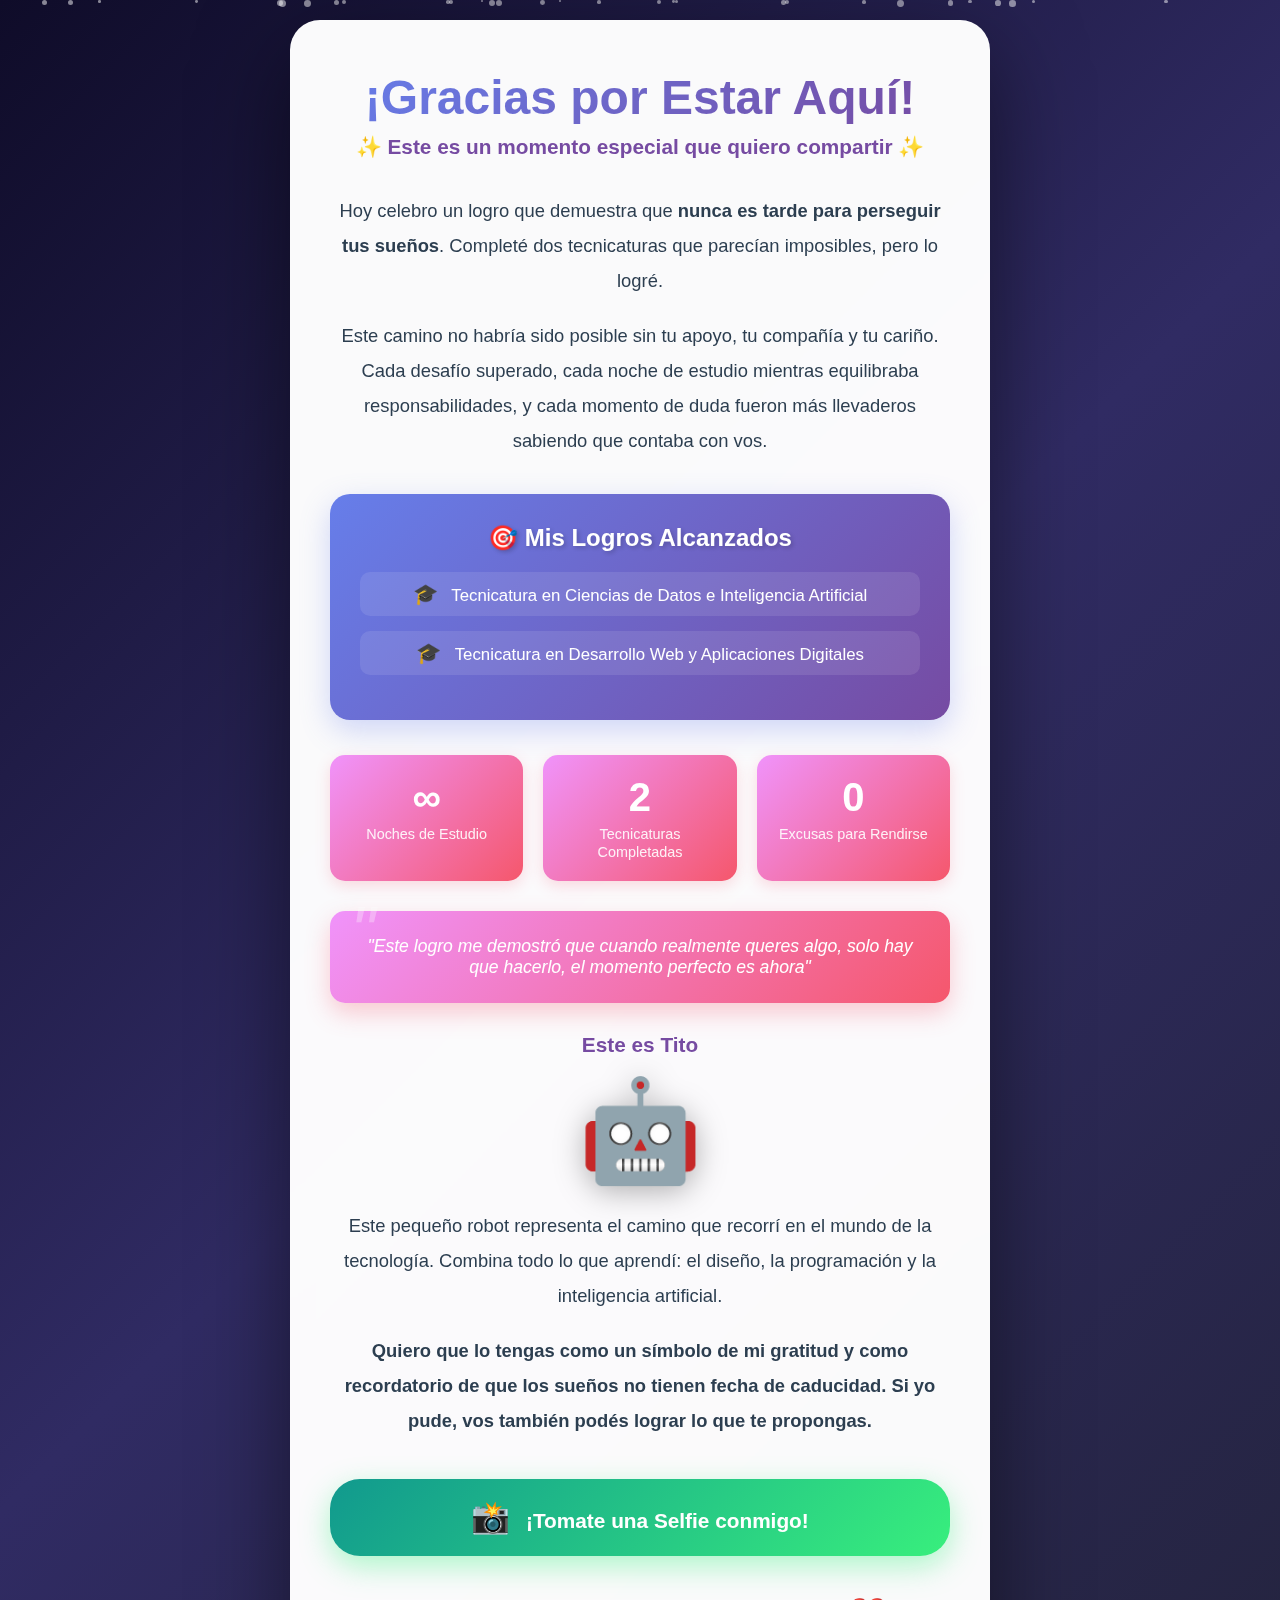
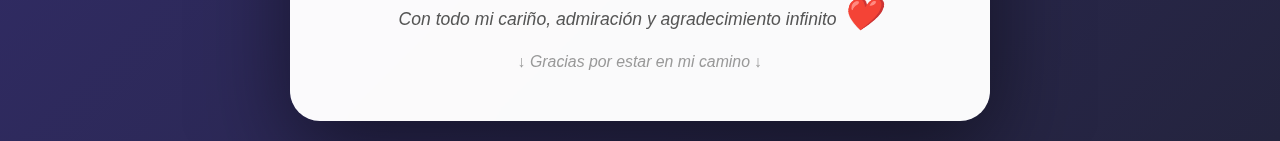
<file: index.html>
<!DOCTYPE html>
<html lang="es">
<head>
    <meta charset="UTF-8">
    <meta name="viewport" content="width=device-width, initial-scale=1.0">
    <title>¡Gracias por Acompañarme!</title>
    <style>
        * {
            margin: 0;
            padding: 0;
            box-sizing: border-box;
        }

        body {
            font-family: 'Segoe UI', Tahoma, Geneva, Verdana, sans-serif;
            background: #0f0c29;
            background: linear-gradient(135deg, #0f0c29 0%, #302b63 50%, #24243e 100%);
            min-height: 100vh;
            display: flex;
            justify-content: center;
            align-items: center;
            padding: 20px;
            overflow-x: hidden;
            position: relative;
        }

        /* Partículas flotantes de fondo */
        .particles {
            position: fixed;
            top: 0;
            left: 0;
            width: 100%;
            height: 100%;
            pointer-events: none;
            z-index: 1;
        }

        .particle {
            position: absolute;
            background: rgba(255, 255, 255, 0.5);
            border-radius: 50%;
            animation: float-particle 15s infinite;
        }

        @keyframes float-particle {
            0%, 100% {
                transform: translateY(0) translateX(0) scale(1);
                opacity: 0;
            }
            10% {
                opacity: 1;
            }
            90% {
                opacity: 1;
            }
            100% {
                transform: translateY(-100vh) translateX(100px) scale(0);
                opacity: 0;
            }
        }

        .container {
            background: rgba(255, 255, 255, 0.98);
            border-radius: 30px;
            padding: 50px 40px;
            max-width: 700px;
            width: 100%;
            box-shadow: 0 30px 90px rgba(0, 0, 0, 0.5);
            animation: fadeIn 1.2s ease-out;
            position: relative;
            z-index: 10;
            backdrop-filter: blur(10px);
        }

        @keyframes fadeIn {
            from {
                opacity: 0;
                transform: translateY(50px) scale(0.95);
            }
            to {
                opacity: 1;
                transform: translateY(0) scale(1);
            }
        }

        .confetti {
            position: absolute;
            top: -10px;
            width: 10px;
            height: 10px;
            background: #f39c12;
            animation: confetti-fall 3s linear infinite;
        }

        @keyframes confetti-fall {
            to {
                transform: translateY(110vh) rotate(360deg);
                opacity: 0;
            }
        }

        .robot-icon {
            font-size: 100px;
            text-align: center;
            margin-bottom: 20px;
            animation: float 3s ease-in-out infinite;
            filter: drop-shadow(0 5px 15px rgba(0, 0, 0, 0.3));
            cursor: pointer;
            transition: transform 0.3s ease;
        }

        .robot-icon:hover {
            transform: scale(1.1) rotate(5deg);
        }

        @keyframes float {
            0%, 100% {
                transform: translateY(0px) rotate(0deg);
            }
            50% {
                transform: translateY(-15px) rotate(5deg);
            }
        }

        .robot-name {
            text-align: center;
            color: #764ba2;
            font-size: 1.3em;
            font-weight: 600;
            margin-bottom: 15px;
        }

        h1 {
            background: linear-gradient(135deg, #667eea 0%, #764ba2 100%);
            -webkit-background-clip: text;
            -webkit-text-fill-color: transparent;
            background-clip: text;
            text-align: center;
            font-size: 3em;
            margin-bottom: 10px;
            font-weight: 800;
            animation: titleGlow 2s ease-in-out infinite;
        }

        @keyframes titleGlow {
            0%, 100% {
                filter: drop-shadow(0 0 10px rgba(102, 126, 234, 0.3));
            }
            50% {
                filter: drop-shadow(0 0 20px rgba(118, 75, 162, 0.5));
            }
        }

        .subtitle {
            color: #764ba2;
            text-align: center;
            font-size: 1.3em;
            margin-bottom: 35px;
            font-weight: 600;
        }

        .sparkle {
            display: inline-block;
            animation: sparkle 1.5s ease-in-out infinite;
        }

        @keyframes sparkle {
            0%, 100% {
                opacity: 1;
                transform: scale(1) rotate(0deg);
            }
            50% {
                opacity: 0.7;
                transform: scale(1.3) rotate(180deg);
            }
        }

        .message {
            color: #2c3e50;
            line-height: 1.9;
            font-size: 1.15em;
            text-align: center;
            margin-bottom: 35px;
        }

        .message p {
            margin-bottom: 20px;
        }

        .achievements {
            background: linear-gradient(135deg, #667eea 0%, #764ba2 100%);
            color: white;
            padding: 30px;
            border-radius: 20px;
            margin: 35px 0;
            text-align: center;
            box-shadow: 0 10px 30px rgba(102, 126, 234, 0.3);
            transition: transform 0.3s ease, box-shadow 0.3s ease;
        }

        .achievements:hover {
            transform: translateY(-5px);
            box-shadow: 0 15px 40px rgba(102, 126, 234, 0.5);
        }

        .achievements h3 {
            margin-bottom: 20px;
            font-size: 1.5em;
            text-shadow: 2px 2px 4px rgba(0, 0, 0, 0.2);
        }

        .achievements ul {
            list-style: none;
            padding: 0;
        }

        .achievements li {
            margin: 15px 0;
            font-size: 1.05em;
            padding: 10px;
            background: rgba(255, 255, 255, 0.1);
            border-radius: 10px;
            transition: transform 0.3s ease;
        }

        .achievements li:hover {
            transform: scale(1.05);
            background: rgba(255, 255, 255, 0.2);
        }

        .achievements li::before {
            content: "🎓 ";
            margin-right: 8px;
            font-size: 1.2em;
        }

        .quote-box {
            background: linear-gradient(135deg, #f093fb 0%, #f5576c 100%);
            color: white;
            padding: 25px;
            border-radius: 15px;
            margin: 30px 0;
            text-align: center;
            font-style: italic;
            font-size: 1.1em;
            box-shadow: 0 10px 25px rgba(245, 87, 108, 0.3);
            position: relative;
        }

        .quote-box::before {
            content: '"';
            font-size: 4em;
            position: absolute;
            top: -20px;
            left: 20px;
            opacity: 0.3;
        }

        .stats {
            display: grid;
            grid-template-columns: repeat(auto-fit, minmax(150px, 1fr));
            gap: 20px;
            margin: 30px 0;
        }

        .stat-card {
            background: linear-gradient(135deg, #f093fb 0%, #f5576c 100%);
            padding: 20px;
            border-radius: 15px;
            text-align: center;
            color: white;
            transition: transform 0.3s ease;
            box-shadow: 0 5px 15px rgba(245, 87, 108, 0.2);
        }

        .stat-card:hover {
            transform: translateY(-5px) scale(1.05);
        }

        .stat-number {
            font-size: 2.5em;
            font-weight: bold;
            display: block;
            margin-bottom: 5px;
        }

        .stat-label {
            font-size: 0.9em;
            opacity: 0.9;
        }

        /* Botón de Selfie */
        .selfie-button {
            display: block;
            margin: 40px auto;
            padding: 20px 40px;
            background: linear-gradient(135deg, #11998e 0%, #38ef7d 100%);
            color: white;
            text-decoration: none;
            border-radius: 30px;
            font-size: 1.3em;
            font-weight: bold;
            text-align: center;
            box-shadow: 0 10px 30px rgba(56, 239, 125, 0.4);
            transition: transform 0.3s ease, box-shadow 0.3s ease;
            cursor: pointer;
            border: none;
        }

        .selfie-button:hover {
            transform: translateY(-5px) scale(1.05);
            box-shadow: 0 15px 40px rgba(56, 239, 125, 0.6);
        }

        .selfie-button:active {
            transform: translateY(-2px) scale(1.02);
        }

        .selfie-icon {
            font-size: 1.5em;
            margin-right: 10px;
        }

        .footer {
            text-align: center;
            margin-top: 40px;
            color: #555;
            font-style: italic;
            font-size: 1.1em;
        }

        .heart {
            color: #e74c3c;
            font-size: 1.8em;
            display: inline-block;
            animation: heartbeat 1.5s ease-in-out infinite;
        }

        @keyframes heartbeat {
            0%, 100% {
                transform: scale(1);
            }
            25% {
                transform: scale(1.2);
            }
            50% {
                transform: scale(1);
            }
        }

        .scroll-indicator {
            text-align: center;
            margin-top: 20px;
            color: #999;
            font-size: 0.9em;
            animation: bounce 2s infinite;
        }

        @keyframes bounce {
            0%, 100% {
                transform: translateY(0);
            }
            50% {
                transform: translateY(-10px);
            }
        }

        @media (max-width: 600px) {
            .container {
                padding: 30px 25px;
            }
            
            h1 {
                font-size: 2.2em;
            }
            
            .robot-icon {
                font-size: 70px;
            }

            .stats {
                grid-template-columns: 1fr;
            }

            .selfie-button {
                font-size: 1.1em;
                padding: 18px 35px;
            }
        }
    </style>
</head>
<body>
    <div class="particles" id="particles"></div>
    
    <div class="container">
        <h1>¡Gracias por Estar Aquí!</h1>
        
        <div class="subtitle">
            <span class="sparkle">✨</span> Este es un momento especial que quiero compartir <span class="sparkle">✨</span>
        </div>

        <div class="message">
            <p>Hoy celebro un logro que demuestra que <strong>nunca es tarde para perseguir tus sueños</strong>. Completé dos tecnicaturas que parecían imposibles, pero lo logré.</p>
            <p>Este camino no habría sido posible sin tu apoyo, tu compañía y tu cariño. Cada desafío superado, cada noche de estudio mientras equilibraba responsabilidades, y cada momento de duda fueron más llevaderos sabiendo que contaba con vos.</p>
        </div>

        <div class="achievements">
            <h3>🎯 Mis Logros Alcanzados</h3>
            <ul>
                <li>Tecnicatura en Ciencias de Datos e Inteligencia Artificial</li>
                <li>Tecnicatura en Desarrollo Web y Aplicaciones Digitales</li>
            </ul>
        </div>

        <div class="stats">
            <div class="stat-card">
                <span class="stat-number">∞</span>
                <span class="stat-label">Noches de Estudio</span>
            </div>
            <div class="stat-card">
                <span class="stat-number">2</span>
                <span class="stat-label">Tecnicaturas Completadas</span>
            </div>
            <div class="stat-card">
                <span class="stat-number">0</span>
                <span class="stat-label">Excusas para Rendirse</span>
            </div>
        </div>

        <div class="quote-box">
            "Este logro me demostró que cuando realmente queres algo, solo hay que hacerlo, el momento perfecto es ahora"
        </div>

        <div class="robot-name">Este es Tito</div>
        <div class="robot-icon" onclick="this.style.animation='none'; setTimeout(() => this.style.animation='', 10);">🤖</div>

        <div class="message">
            <p>Este pequeño robot representa el camino que recorrí en el mundo de la tecnología. Combina todo lo que aprendí: el diseño, la programación y la inteligencia artificial.</p>
            <p><strong>Quiero que lo tengas como un símbolo de mi gratitud y como recordatorio de que los sueños no tienen fecha de caducidad. Si yo pude, vos también podés lograr lo que te propongas.</strong></p>
        </div>

        <!-- Botón para ir a la app de selfies -->
        <a href="selfiecam.html" class="selfie-button">
            <span class="selfie-icon">📸</span>
            ¡Tomate una Selfie conmigo!
        </a>

        <div class="footer">
            Con todo mi cariño, admiración y agradecimiento infinito <span class="heart">❤️</span>
            <div class="scroll-indicator">↓ Gracias por estar en mi camino ↓</div>
        </div>
    </div>

    <script>
        // Crear partículas flotantes
        const particlesContainer = document.getElementById('particles');
        for (let i = 0; i < 30; i++) {
            const particle = document.createElement('div');
            particle.className = 'particle';
            particle.style.left = Math.random() * 100 + '%';
            particle.style.width = Math.random() * 5 + 2 + 'px';
            particle.style.height = particle.style.width;
            particle.style.animationDelay = Math.random() * 15 + 's';
            particle.style.animationDuration = (Math.random() * 10 + 10) + 's';
            particlesContainer.appendChild(particle);
        }

        // Crear confetti
        const colors = ['#f39c12', '#e74c3c', '#3498db', '#2ecc71', '#9b59b6'];
        for (let i = 0; i < 20; i++) {
            const confetti = document.createElement('div');
            confetti.className = 'confetti';
            confetti.style.left = Math.random() * 100 + '%';
            confetti.style.background = colors[Math.floor(Math.random() * colors.length)];
            confetti.style.animationDelay = Math.random() * 3 + 's';
            confetti.style.animationDuration = (Math.random() * 3 + 2) + 's';
            document.body.appendChild(confetti);
        }
    </script>
</body>
</html>
</file>
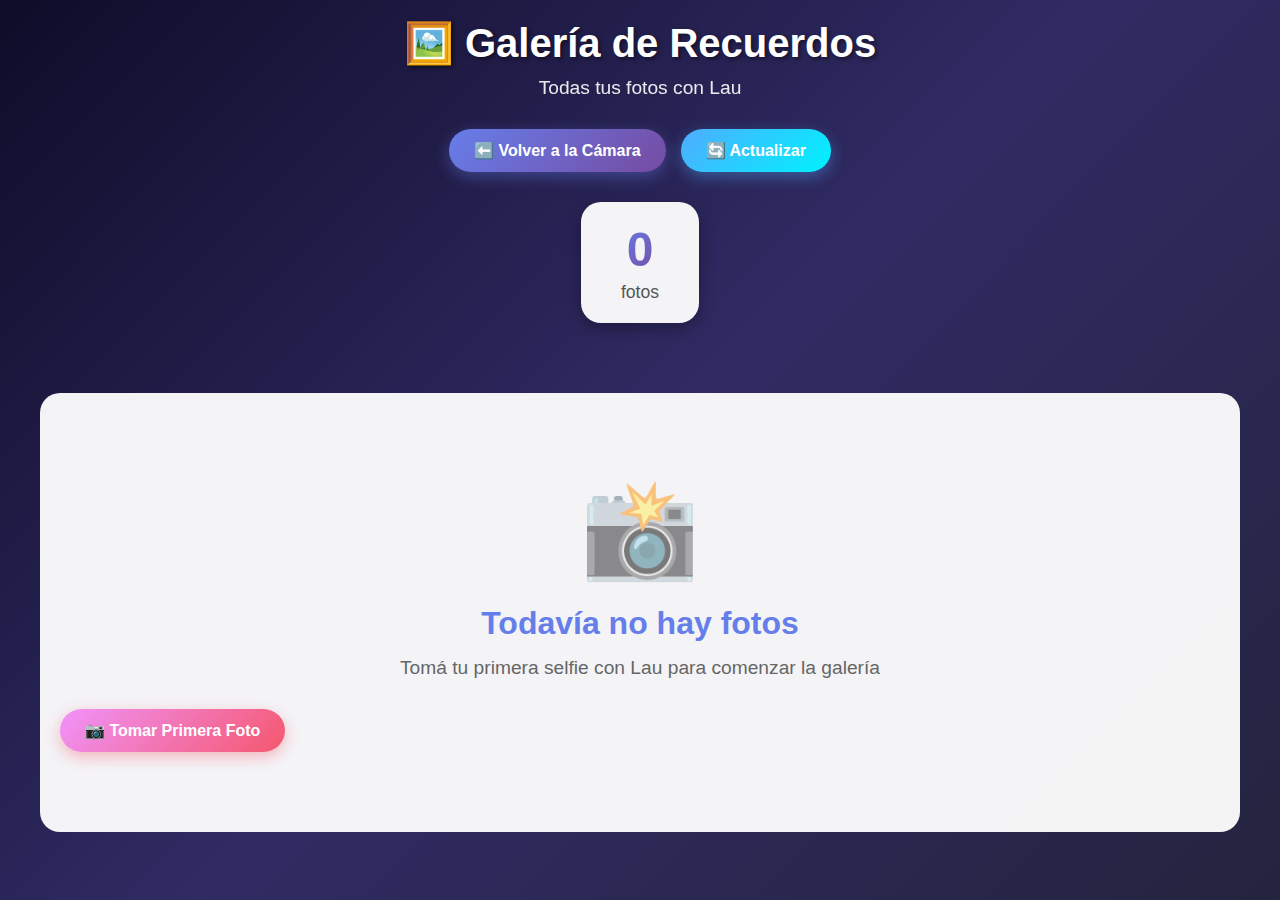
<file: gallery.html>
<!DOCTYPE html>
<html lang="es">
<head>
    <meta charset="UTF-8">
    <meta name="viewport" content="width=device-width, initial-scale=1.0">
    <title>🖼️ Galería de Fotos - Graduación</title>
    <link rel="stylesheet" href="gallery.css">
</head>
<body>
    <!-- Loading overlay -->
    <div class="loading-overlay" id="loadingOverlay">
        <div class="loading-content">
            <div class="spinner"></div>
            <p>Cargando galería...</p>
        </div>
    </div>

    <div class="gallery-container">
        <div class="header">
            <h1>🖼️ Galería de Recuerdos</h1>
            <p>Todas tus fotos con Lau</p>
        </div>

        <div class="controls-top">
            <button class="btn btn-back" id="backBtn">
                ⬅️ Volver a la Cámara
            </button>
            <button class="btn btn-refresh" id="refreshBtn">
                🔄 Actualizar
            </button>
        </div>

        <div class="gallery-stats" id="galleryStats">
            <div class="stat">
                <span class="stat-number" id="photoCount">0</span>
                <span class="stat-label">fotos</span>
            </div>
        </div>

        <div class="gallery-grid" id="galleryGrid">
            <!-- Las fotos se cargarán aquí dinámicamente -->
        </div>

        <div class="empty-state" id="emptyState">
            <div class="empty-icon">📸</div>
            <h2>Todavía no hay fotos</h2>
            <p>Tomá tu primera selfie con Lau para comenzar la galería</p>
            <button class="btn btn-primary" onclick="window.location.href='selfiecam.html'">
                📷 Tomar Primera Foto
            </button>
        </div>
    </div>

    <!-- Modal para ver foto en grande -->
    <div class="modal" id="photoModal">
        <div class="modal-content">
            <button class="modal-close" id="modalClose">✕</button>
            <img id="modalImage" alt="Foto ampliada">
            <div class="modal-info">
                <p id="modalDate"></p>
            </div>
            <div class="modal-actions">
                <button class="btn btn-download" id="modalDownload">
                    💾 Descargar
                </button>
                <button class="btn btn-share" id="modalShare">
                    📤 Compartir
                </button>
            </div>
        </div>
    </div>

    <script src="gallery.js"></script>
</body>
</html>
</file>
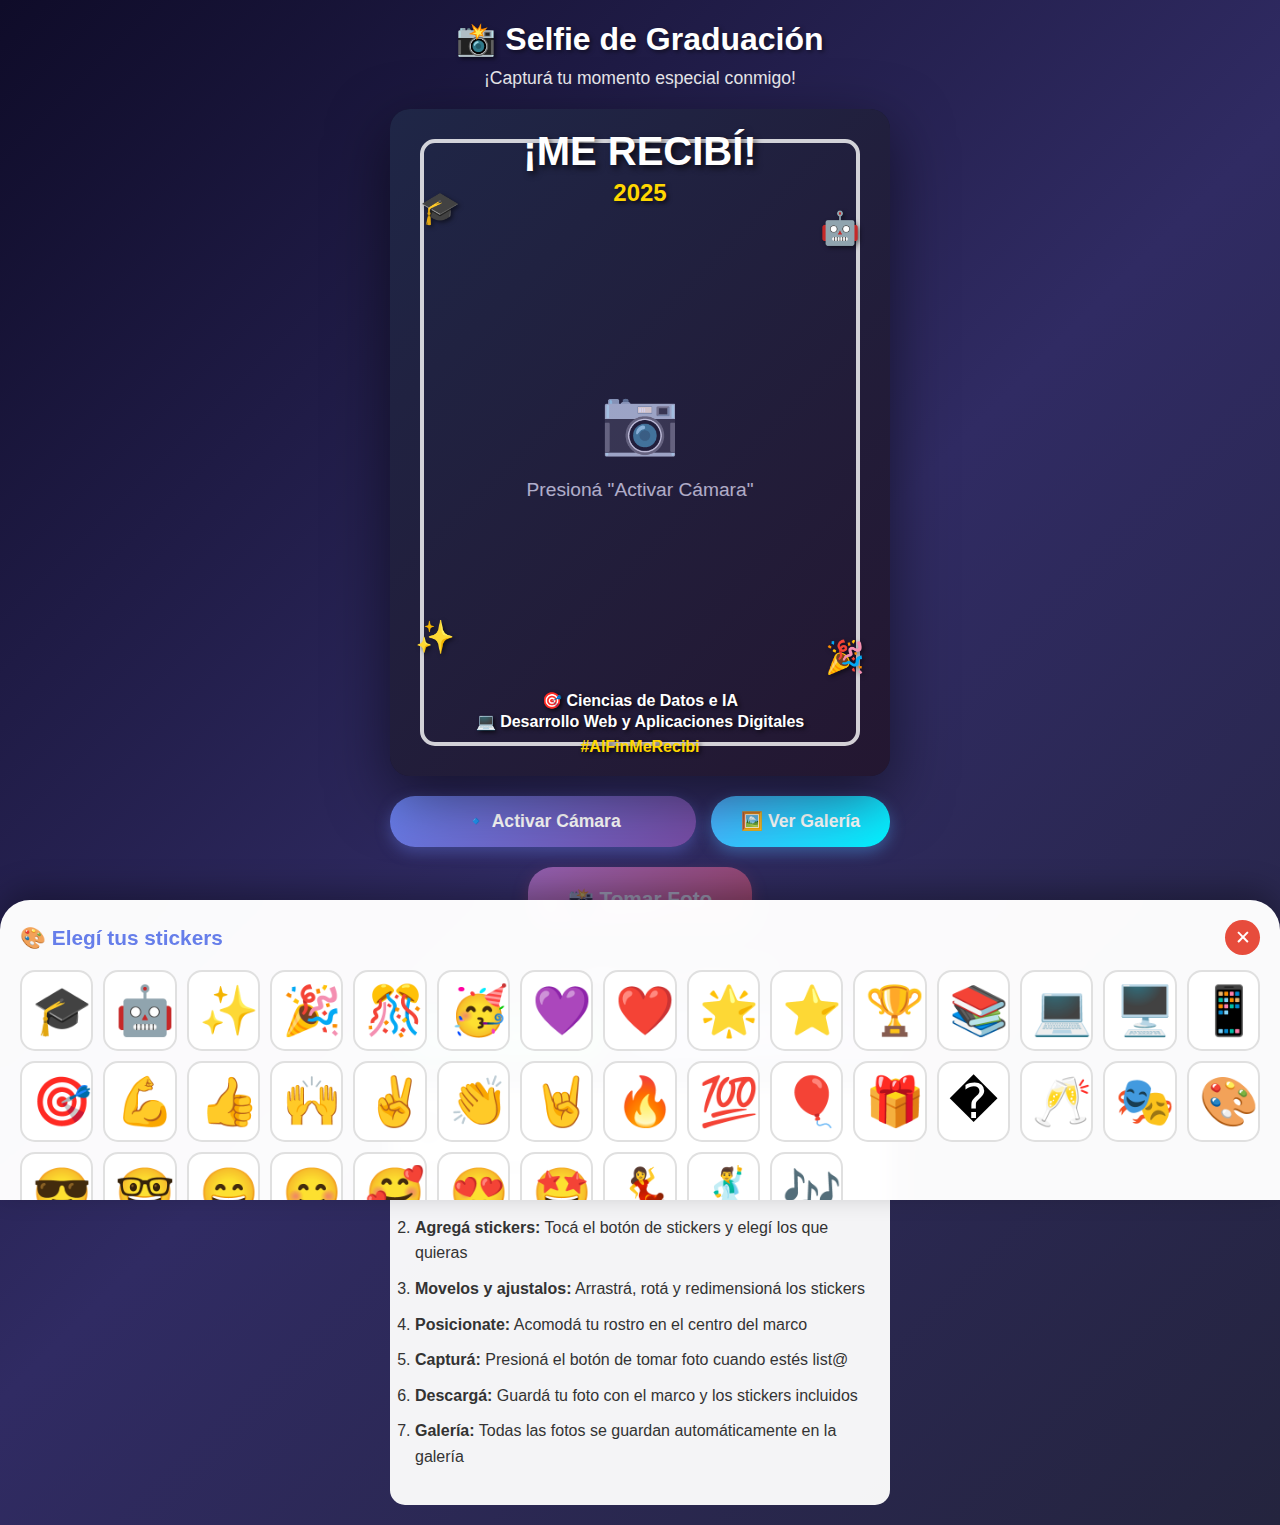
<file: selfiecam.html>
<!DOCTYPE html>
<html lang="es">
<head>
    <meta charset="UTF-8">
    <meta name="viewport" content="width=device-width, initial-scale=1.0">
    <title>📸 Selfie con Lau</title>
    <link rel="stylesheet" href="selfiecam.css">
</head>
<body>
    <!-- Loading overlay -->
    <div class="loading-overlay" id="loadingOverlay">
        <div class="loading-content">
            <div class="spinner"></div>
            <p>Guardando tu foto...</p>
        </div>
    </div>

    <div class="app-container">
        <div class="header">
            <h1>📸 Selfie de Graduación</h1>
            <p>¡Capturá tu momento especial conmigo!</p>
        </div>

        <div class="camera-container">
            <video id="video" autoplay playsinline></video>
            <canvas id="canvas"></canvas>
            
            <div class="initial-state" id="initialState">
                <div class="icon">📷</div>
                <p>Presioná "Activar Cámara"</p>
            </div>

            <div class="frame-overlay">
                <div class="frame-border">
                    <div class="frame-inner"></div>
                </div>
                
                <div class="frame-title">
                    <h2>¡ME RECIBÍ!</h2>
                    <div class="year">2025</div>
                </div>

                <div class="emoji-decoration emoji-1">🎓</div>
                <div class="emoji-decoration emoji-2">🤖</div>
                <div class="emoji-decoration emoji-3">✨</div>
                <div class="emoji-decoration emoji-4">🎉</div>

                <div class="frame-bottom">
                    <p style="font-size: medium;">🎯 Ciencias de Datos e IA<br>💻 Desarrollo Web y Aplicaciones Digitales</p>
                    <div class="hashtag">#AlFinMeRecibi</div>
                </div>
            </div>
        </div>

        <div class="controls">
            <button class="btn btn-camera" id="startBtn">
                🔹 Activar Cámara
            </button>
            <button class="btn btn-switch" id="switchBtn" style="display:none;">
                🔄 Cambiar Cámara
            </button>
            <button class="btn btn-stickers" id="stickersBtn" style="display:none;">
                😊 Agregar Stickers
            </button>
            <button class="btn btn-gallery" id="galleryBtn">
                🖼️ Ver Galería
            </button>
        </div>

        <div class="controls">
            <button class="btn btn-capture" id="captureBtn" disabled>
                📸 Tomar Foto
            </button>
        </div>

        <div class="success-message" id="successMessage">
            ✅ ¡Foto guardada exitosamente! Podés verla en la galería.
        </div>

        <div class="preview-container" id="previewContainer">
            <p class="preview-title">✨ Tu foto con marco:</p>
            <img id="preview" alt="Preview">
            <div class="controls" style="margin-top: 20px;">
                <button class="btn btn-download" id="downloadBtn">
                    💾 Descargar Foto
                </button>
                <button class="btn btn-camera" id="newPhotoBtn">
                    🔄 Tomar Otra
                </button>
            </div>
        </div>

        <div class="instructions">
            <h3>📱 Cómo usar:</h3>
            <ol>
                <li><strong>Activá la cámara:</strong> Presioná el botón y permi el acceso a la cámara</li>
                <li><strong>Agregá stickers:</strong> Tocá el botón de stickers y elegí los que quieras</li>
                <li><strong>Movelos y ajustalos:</strong> Arrastrá, rotá y redimensioná los stickers</li>
                <li><strong>Posicionate:</strong> Acomodá tu rostro en el centro del marco</li>
                <li><strong>Capturá:</strong> Presioná el botón de tomar foto cuando estés list@</li>
                <li><strong>Descargá:</strong> Guardá tu foto con el marco y los stickers incluidos</li>
                <li><strong>Galería:</strong> Todas las fotos se guardan automáticamente en la galería</li>
            </ol>
        </div>
    </div>

    <!-- Panel de stickers -->
    <div class="stickers-panel" id="stickersPanel">
        <div class="stickers-header">
            <h3>🎨 Elegí tus stickers</h3>
            <button class="close-stickers" id="closeStickers">✕</button>
        </div>
        <div class="stickers-grid" id="stickersGrid"></div>
        <button class="clear-stickers-btn" id="clearStickers">🗑️ Borrar Todos los Stickers</button>
    </div>

    <script src="selfiecam.js"></script>
</body>
</html>
</file>
<file: gallery.css>
* {
    margin: 0;
    padding: 0;
    box-sizing: border-box;
}

body {
    font-family: 'Segoe UI', Tahoma, Geneva, Verdana, sans-serif;
    background: linear-gradient(135deg, #0f0c29 0%, #302b63 50%, #24243e 100%);
    min-height: 100vh;
    padding: 20px;
    overflow-x: hidden;
}

.gallery-container {
    max-width: 1200px;
    margin: 0 auto;
}

.header {
    text-align: center;
    margin-bottom: 30px;
    color: white;
}

.header h1 {
    font-size: 2.5em;
    margin-bottom: 10px;
    text-shadow: 2px 2px 4px rgba(0, 0, 0, 0.5);
}

.header p {
    font-size: 1.2em;
    opacity: 0.9;
}

.controls-top {
    display: flex;
    gap: 15px;
    justify-content: center;
    margin-bottom: 30px;
    flex-wrap: wrap;
}

.btn {
    padding: 12px 25px;
    border: none;
    border-radius: 25px;
    font-size: 1em;
    font-weight: bold;
    cursor: pointer;
    transition: transform 0.3s ease, box-shadow 0.3s ease;
    display: flex;
    align-items: center;
    gap: 8px;
}

.btn:hover {
    transform: translateY(-3px);
}

.btn-back {
    background: linear-gradient(135deg, #667eea 0%, #764ba2 100%);
    color: white;
    box-shadow: 0 5px 15px rgba(102, 126, 234, 0.4);
}

.btn-back:hover {
    box-shadow: 0 8px 20px rgba(102, 126, 234, 0.6);
}

.btn-refresh {
    background: linear-gradient(135deg, #4facfe 0%, #00f2fe 100%);
    color: white;
    box-shadow: 0 5px 15px rgba(79, 172, 254, 0.4);
}

.btn-refresh:hover {
    box-shadow: 0 8px 20px rgba(79, 172, 254, 0.6);
}

.btn-primary {
    background: linear-gradient(135deg, #f093fb 0%, #f5576c 100%);
    color: white;
    box-shadow: 0 5px 15px rgba(245, 87, 108, 0.4);
}

.btn-primary:hover {
    box-shadow: 0 8px 20px rgba(245, 87, 108, 0.6);
}

.btn-download {
    background: linear-gradient(135deg, #11998e 0%, #38ef7d 100%);
    color: white;
    box-shadow: 0 5px 15px rgba(56, 239, 125, 0.4);
}

.btn-download:hover {
    box-shadow: 0 8px 20px rgba(56, 239, 125, 0.6);
}

.btn-share {
    background: linear-gradient(135deg, #fa709a 0%, #fee140 100%);
    color: white;
    box-shadow: 0 5px 15px rgba(250, 112, 154, 0.4);
}

.btn-share:hover {
    box-shadow: 0 8px 20px rgba(250, 112, 154, 0.6);
}

.gallery-stats {
    text-align: center;
    margin-bottom: 30px;
}

.stat {
    display: inline-block;
    background: rgba(255, 255, 255, 0.95);
    padding: 20px 40px;
    border-radius: 20px;
    box-shadow: 0 5px 15px rgba(0, 0, 0, 0.3);
}

.stat-number {
    display: block;
    font-size: 3em;
    font-weight: bold;
    background: linear-gradient(135deg, #667eea 0%, #764ba2 100%);
    -webkit-background-clip: text;
    -webkit-text-fill-color: transparent;
    background-clip: text;
}

.stat-label {
    display: block;
    color: #555;
    font-size: 1.1em;
    margin-top: 5px;
}

.gallery-grid {
    display: grid;
    grid-template-columns: repeat(auto-fill, minmax(280px, 1fr));
    gap: 25px;
    margin-bottom: 40px;
}

.gallery-item {
    position: relative;
    background: white;
    border-radius: 15px;
    overflow: hidden;
    box-shadow: 0 10px 30px rgba(0, 0, 0, 0.3);
    transition: transform 0.3s ease, box-shadow 0.3s ease;
    cursor: pointer;
    animation: fadeIn 0.5s ease;
}

.gallery-item:hover {
    transform: translateY(-10px);
    box-shadow: 0 15px 40px rgba(0, 0, 0, 0.5);
}

@keyframes fadeIn {
    from {
        opacity: 0;
        transform: scale(0.9);
    }
    to {
        opacity: 1;
        transform: scale(1);
    }
}

.gallery-item img {
    width: 100%;
    height: 350px;
    object-fit: cover;
    display: block;
}

.gallery-item-info {
    padding: 15px;
    background: white;
}

.gallery-item-date {
    color: #666;
    font-size: 0.9em;
    margin-bottom: 10px;
}

.gallery-item-actions {
    display: flex;
    gap: 10px;
}

.gallery-item-actions button {
    flex: 1;
    padding: 8px;
    border: none;
    border-radius: 8px;
    font-size: 0.9em;
    font-weight: bold;
    cursor: pointer;
    transition: all 0.3s ease;
}

.btn-view {
    background: linear-gradient(135deg, #667eea 0%, #764ba2 100%);
    color: white;
}

.btn-view:hover {
    transform: scale(1.05);
}

.empty-state {
    text-align: center;
    padding: 80px 20px;
    background: rgba(255, 255, 255, 0.95);
    border-radius: 20px;
    display: none;
}

.empty-state.show {
    display: block;
}

.empty-icon {
    font-size: 6em;
    margin-bottom: 20px;
    opacity: 0.5;
}

.empty-state h2 {
    color: #667eea;
    font-size: 2em;
    margin-bottom: 15px;
}

.empty-state p {
    color: #666;
    font-size: 1.2em;
    margin-bottom: 30px;
}

.loading-overlay {
    position: fixed;
    top: 0;
    left: 0;
    width: 100%;
    height: 100%;
    background: rgba(0, 0, 0, 0.8);
    display: none;
    justify-content: center;
    align-items: center;
    z-index: 1000;
}

.loading-overlay.active {
    display: flex;
}

.loading-content {
    text-align: center;
    color: white;
}

.spinner {
    border: 4px solid rgba(255, 255, 255, 0.3);
    border-top: 4px solid white;
    border-radius: 50%;
    width: 50px;
    height: 50px;
    animation: spin 1s linear infinite;
    margin: 0 auto 20px;
}

@keyframes spin {
    0% { transform: rotate(0deg); }
    100% { transform: rotate(360deg); }
}

.modal {
    display: none;
    position: fixed;
    top: 0;
    left: 0;
    width: 100%;
    height: 100%;
    background: rgba(0, 0, 0, 0.95);
    z-index: 2000;
    justify-content: center;
    align-items: center;
    padding: 20px;
}

.modal.active {
    display: flex;
}

.modal-content {
    position: relative;
    max-width: 800px;
    width: 100%;
    background: white;
    border-radius: 20px;
    padding: 20px;
    max-height: 90vh;
    overflow-y: auto;
}

.modal-close {
    position: absolute;
    top: 15px;
    right: 15px;
    background: #e74c3c;
    color: white;
    border: none;
    border-radius: 50%;
    width: 40px;
    height: 40px;
    font-size: 1.5em;
    cursor: pointer;
    z-index: 10;
    transition: transform 0.3s ease;
}

.modal-close:hover {
    transform: scale(1.1);
}

#modalImage {
    width: 100%;
    border-radius: 15px;
    margin-bottom: 20px;
}

.modal-info {
    text-align: center;
    margin-bottom: 20px;
}

.modal-info p {
    color: #666;
    font-size: 1.1em;
}

.modal-actions {
    display: flex;
    gap: 15px;
    justify-content: center;
}

@media (max-width: 768px) {
    .gallery-grid {
        grid-template-columns: repeat(auto-fill, minmax(200px, 1fr));
        gap: 15px;
    }

    .gallery-item img {
        height: 250px;
    }

    .header h1 {
        font-size: 2em;
    }

    .stat-number {
        font-size: 2.5em;
    }
}
</file>
<file: selfiecam.css>
* {
    margin: 0;
    padding: 0;
    box-sizing: border-box;
}

body {
    font-family: 'Segoe UI', Tahoma, Geneva, Verdana, sans-serif;
    background: linear-gradient(135deg, #0f0c29 0%, #302b63 50%, #24243e 100%);
    min-height: 100vh;
    display: flex;
    flex-direction: column;
    align-items: center;
    justify-content: center;
    padding: 20px;
    overflow-x: hidden;
}

.app-container {
    max-width: 500px;
    width: 100%;
}

.header {
    text-align: center;
    margin-bottom: 20px;
    color: white;
}

.header h1 {
    font-size: 2em;
    margin-bottom: 10px;
    text-shadow: 2px 2px 4px rgba(0, 0, 0, 0.5);
}

.header p {
    font-size: 1.1em;
    opacity: 0.9;
}

.camera-container {
    position: relative;
    width: 100%;
    aspect-ratio: 3/4;
    background: black;
    border-radius: 20px;
    overflow: hidden;
    box-shadow: 0 20px 60px rgba(0, 0, 0, 0.5);
}

#video {
    position: absolute;
    top: 0;
    left: 0;
    width: 100%;
    height: 100%;
    object-fit: cover;
}

#canvas {
    display: none;
}

.frame-overlay {
    position: absolute;
    top: 0;
    left: 0;
    width: 100%;
    height: 100%;
    pointer-events: none;
    z-index: 10;
}

.frame-border {
    position: absolute;
    top: 0;
    left: 0;
    width: 100%;
    height: 100%;
    background: linear-gradient(135deg, rgba(102, 126, 234, 0.3) 0%, rgba(118, 75, 162, 0.3) 100%);
    padding: 30px;
}

.frame-inner {
    width: 100%;
    height: 100%;
    border: 4px solid rgba(255, 255, 255, 0.8);
    border-radius: 15px;
    position: relative;
}

.frame-title {
    position: absolute;
    top: 20px;
    left: 50%;
    transform: translateX(-50%);
    text-align: center;
    width: 90%;
    z-index: 20;
}

.frame-title h2 {
    font-size: 2.5em;
    font-weight: 900;
    color: white;
    text-shadow: 3px 3px 6px rgba(0, 0, 0, 0.7);
    margin-bottom: 5px;
}

.frame-title .year {
    font-size: 1.5em;
    color: #FFD700;
    font-weight: bold;
    text-shadow: 2px 2px 4px rgba(0, 0, 0, 0.7);
}

.frame-bottom {
    position: absolute;
    bottom: 20px;
    left: 50%;
    transform: translateX(-50%);
    text-align: center;
    width: 90%;
    z-index: 20;
}

.frame-bottom p {
    font-size: 0.9em;
    color: white;
    font-weight: 600;
    text-shadow: 2px 2px 4px rgba(0, 0, 0, 0.7);
    line-height: 1.3;
    margin-bottom: 5px;
}

.frame-bottom .hashtag {
    font-size: 1em;
    color: #FFD700;
    font-weight: bold;
    text-shadow: 2px 2px 4px rgba(0, 0, 0, 0.7);
}

.emoji-decoration {
    position: absolute;
    font-size: 2em;
    text-shadow: 2px 2px 4px rgba(0, 0, 0, 0.5);
    animation: float 3s ease-in-out infinite;
    z-index: 15;
}

@keyframes float {
    0%, 100% { transform: translateY(0px) rotate(0deg); }
    50% { transform: translateY(-8px) rotate(5deg); }
}

.emoji-1 { top: 80px; left: 30px; animation-delay: 0s; }
.emoji-2 { top: 100px; right: 30px; animation-delay: 0.5s; }
.emoji-3 { bottom: 120px; left: 25px; animation-delay: 1s; }
.emoji-4 { bottom: 100px; right: 25px; animation-delay: 1.5s; }

.controls {
    display: flex;
    gap: 15px;
    justify-content: center;
    margin-top: 20px;
    flex-wrap: wrap;
}

.btn {
    padding: 15px 30px;
    border: none;
    border-radius: 25px;
    font-size: 1.1em;
    font-weight: bold;
    cursor: pointer;
    transition: transform 0.3s ease, box-shadow 0.3s ease;
    display: flex;
    align-items: center;
    gap: 10px;
}

.btn:hover {
    transform: translateY(-3px);
}

.btn-camera {
    background: linear-gradient(135deg, #667eea 0%, #764ba2 100%);
    color: white;
    box-shadow: 0 5px 15px rgba(102, 126, 234, 0.4);
    flex: 1;
    justify-content: center;
    min-width: 200px;
}

.btn-camera:hover {
    box-shadow: 0 8px 20px rgba(102, 126, 234, 0.6);
}

.btn-capture {
    background: linear-gradient(135deg, #f093fb 0%, #f5576c 100%);
    color: white;
    box-shadow: 0 5px 15px rgba(245, 87, 108, 0.4);
    font-size: 1.3em;
    padding: 20px 40px;
}

.btn-capture:hover {
    box-shadow: 0 8px 20px rgba(245, 87, 108, 0.6);
}

.btn-download {
    background: linear-gradient(135deg, #11998e 0%, #38ef7d 100%);
    color: white;
    box-shadow: 0 5px 15px rgba(56, 239, 125, 0.4);
}

.btn-download:hover {
    box-shadow: 0 8px 20px rgba(56, 239, 125, 0.6);
}

.btn-switch {
    background: linear-gradient(135deg, #fa709a 0%, #fee140 100%);
    color: white;
    box-shadow: 0 5px 15px rgba(250, 112, 154, 0.4);
}

.btn-switch:hover {
    box-shadow: 0 8px 20px rgba(250, 112, 154, 0.6);
}

.btn-stickers {
    background: linear-gradient(135deg, #ff9a9e 0%, #fecfef 100%);
    color: white;
    box-shadow: 0 5px 15px rgba(255, 154, 158, 0.4);
}

.btn-stickers:hover {
    box-shadow: 0 8px 20px rgba(255, 154, 158, 0.6);
}

.btn-gallery {
    background: linear-gradient(135deg, #4facfe 0%, #00f2fe 100%);
    color: white;
    box-shadow: 0 5px 15px rgba(79, 172, 254, 0.4);
}

.btn-gallery:hover {
    box-shadow: 0 8px 20px rgba(79, 172, 254, 0.6);
}

.btn:disabled {
    opacity: 0.5;
    cursor: not-allowed;
}

.stickers-panel {
    position: fixed;
    bottom: -300px;
    left: 0;
    right: 0;
    background: rgba(255, 255, 255, 0.98);
    backdrop-filter: blur(10px);
    padding: 20px;
    border-radius: 30px 30px 0 0;
    box-shadow: 0 -10px 30px rgba(0, 0, 0, 0.3);
    transition: bottom 0.3s ease;
    z-index: 100;
    max-height: 300px;
    overflow-y: auto;
}

.stickers-panel.open {
    bottom: 0;
}

.stickers-header {
    display: flex;
    justify-content: space-between;
    align-items: center;
    margin-bottom: 15px;
}

.stickers-header h3 {
    color: #667eea;
    font-size: 1.3em;
}

.close-stickers {
    background: #e74c3c;
    color: white;
    border: none;
    border-radius: 50%;
    width: 35px;
    height: 35px;
    font-size: 1.2em;
    cursor: pointer;
    display: flex;
    align-items: center;
    justify-content: center;
}

.stickers-grid {
    display: grid;
    grid-template-columns: repeat(auto-fill, minmax(70px, 1fr));
    gap: 10px;
}

.sticker-item {
    font-size: 3em;
    padding: 10px;
    background: white;
    border: 2px solid #e0e0e0;
    border-radius: 15px;
    cursor: pointer;
    transition: transform 0.2s ease, border-color 0.2s ease;
    text-align: center;
}

.sticker-item:hover {
    transform: scale(1.1);
    border-color: #667eea;
}

.sticker-item:active {
    transform: scale(0.95);
}

.placed-sticker {
    position: absolute;
    cursor: move;
    user-select: none;
    z-index: 20;
    touch-action: none;
}

.sticker-emoji {
    font-size: 60px;
    filter: drop-shadow(2px 2px 4px rgba(0, 0, 0, 0.3));
}

.sticker-controls {
    position: absolute;
    bottom: -35px;
    left: 50%;
    transform: translateX(-50%);
    display: flex;
    gap: 5px;
    background: rgba(0, 0, 0, 0.7);
    padding: 5px;
    border-radius: 20px;
    opacity: 0;
    transition: opacity 0.2s;
}

.placed-sticker:hover .sticker-controls {
    opacity: 1;
}

.sticker-btn {
    background: white;
    border: none;
    border-radius: 50%;
    width: 25px;
    height: 25px;
    font-size: 0.9em;
    cursor: pointer;
    display: flex;
    align-items: center;
    justify-content: center;
}

.clear-stickers-btn {
    background: linear-gradient(135deg, #e74c3c 0%, #c0392b 100%);
    color: white;
    padding: 10px 20px;
    border: none;
    border-radius: 20px;
    font-size: 0.9em;
    font-weight: bold;
    cursor: pointer;
    margin-top: 10px;
}

.preview-container {
    margin-top: 30px;
    text-align: center;
}

#preview {
    max-width: 100%;
    border-radius: 20px;
    box-shadow: 0 10px 30px rgba(0, 0, 0, 0.5);
    display: none;
}

.preview-title {
    color: white;
    font-size: 1.5em;
    margin-bottom: 15px;
    font-weight: bold;
}

.initial-state {
    position: absolute;
    top: 50%;
    left: 50%;
    transform: translate(-50%, -50%);
    text-align: center;
    color: white;
    z-index: 5;
}

.initial-state .icon {
    font-size: 4em;
    margin-bottom: 20px;
}

.initial-state p {
    font-size: 1.2em;
    opacity: 0.8;
}

.instructions {
    background: rgba(255, 255, 255, 0.95);
    padding: 25px;
    border-radius: 15px;
    margin-top: 30px;
    color: #333;
}

.instructions h3 {
    color: #667eea;
    margin-bottom: 15px;
    font-size: 1.3em;
}

.instructions li {
    margin: 10px 0;
    line-height: 1.6;
}

.loading-overlay {
    position: fixed;
    top: 0;
    left: 0;
    width: 100%;
    height: 100%;
    background: rgba(0, 0, 0, 0.8);
    display: none;
    justify-content: center;
    align-items: center;
    z-index: 1000;
}

.loading-overlay.active {
    display: flex;
}

.loading-content {
    text-align: center;
    color: white;
}

.spinner {
    border: 4px solid rgba(255, 255, 255, 0.3);
    border-top: 4px solid white;
    border-radius: 50%;
    width: 50px;
    height: 50px;
    animation: spin 1s linear infinite;
    margin: 0 auto 20px;
}

@keyframes spin {
    0% { transform: rotate(0deg); }
    100% { transform: rotate(360deg); }
}

.success-message {
    background: linear-gradient(135deg, #11998e 0%, #38ef7d 100%);
    color: white;
    padding: 15px 25px;
    border-radius: 15px;
    margin-top: 15px;
    display: none;
    animation: slideIn 0.5s ease;
}

.success-message.show {
    display: block;
}

@keyframes slideIn {
    from {
        opacity: 0;
        transform: translateY(-20px);
    }
    to {
        opacity: 1;
        transform: translateY(0);
    }
}

@media (max-width: 600px) {
    .frame-title h2 {
        font-size: 1.8em;
    }
    
    .frame-title .year {
        font-size: 1.2em;
    }
    
    .frame-bottom p {
        font-size: 0.75em;
    }
    
    .emoji-decoration {
        font-size: 1.5em;
    }
}
</file>
